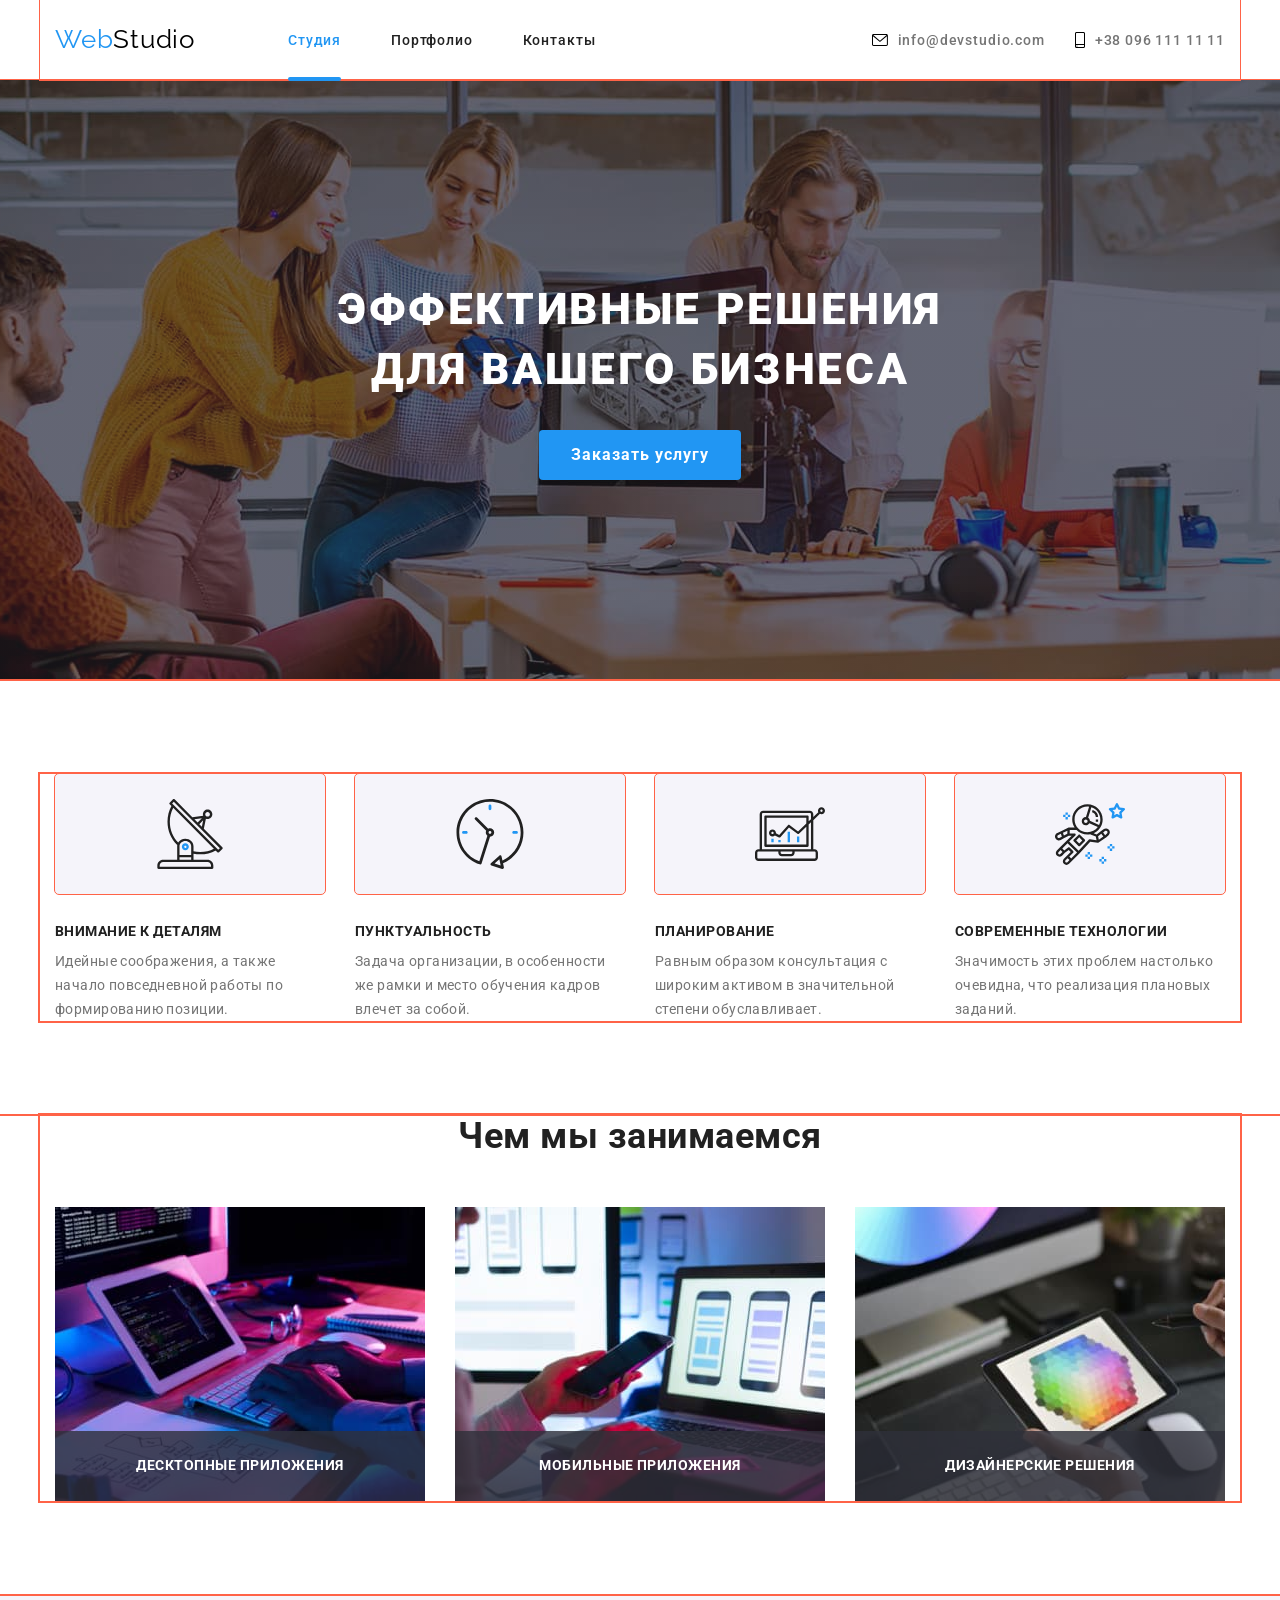
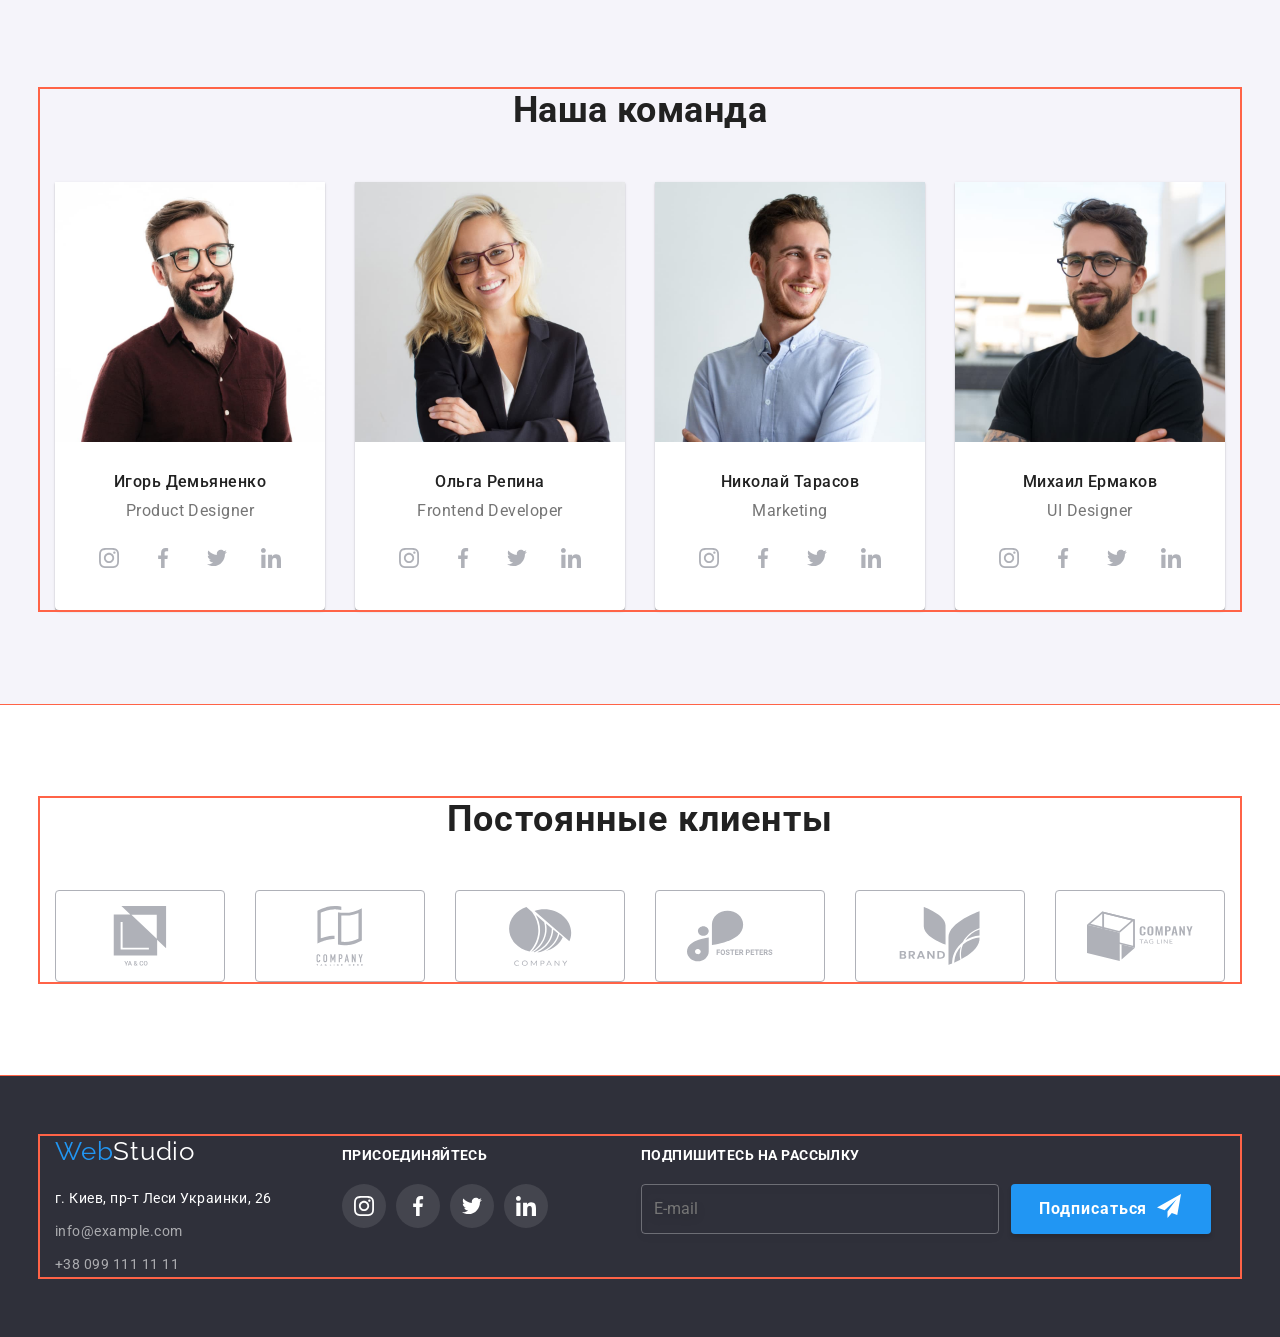
<file: index.html>
<!DOCTYPE html>
<html lang="ru">
<head>
    <meta charset="UTF-8">
    <meta http-equiv="X-UA-Compatible" content="IE=edge">
    <meta name="viewport" content="width=device-width, initial-scale=1.0">
    <title>Главная</title>
    <link rel="stylesheet" href="https://cdnjs.cloudflare.com/ajax/libs/modern-normalize/1.1.0/modern-normalize.min.css" integrity="sha512-wpPYUAdjBVSE4KJnH1VR1HeZfpl1ub8YT/NKx4PuQ5NmX2tKuGu6U/JRp5y+Y8XG2tV+wKQpNHVUX03MfMFn9Q==" crossorigin="anonymous" referrerpolicy="no-referrer" />
    <link rel="preconnect" href="https://fonts.googleapis.com">
    <link rel="preconnect" href="https://fonts.gstatic.com" crossorigin>
    <link href="https://fonts.googleapis.com/css2?family=Raleway:ital,wght@0,700;1,700&family=Roboto:ital,wght@0,400;0,500;0,700;0,900;1,400;1,500;1,700;1,900&display=swap" rel="stylesheet">
    <link rel="stylesheet" href="./css/styles.css">
    <link rel="stylesheet" href="./css/main.min.css">
</head>
<body>
<!---------- шапка сайта ----------->
    <header class="header">
        <div class="container header__container">
            <a href="./index.html" class="logo"><span class="logo--blue">Web</span><span class="logo--black">Studio</span></a>
            <nav class="block-nav">
                <ul class="block-nav__pages">
                    <li class="block-nav__main"><a href="./index.html" class="block-nav__studiya block-nav__studiya--blue">Студия</li>
                    <li class="block-nav__portfolio"><a href="./portfolio.html" class="block-nav__portfolio--link">Портфолио</a></li>
                    <li><a href="#" class="block-nav__contacts">Контакты</a></li>
                </ul>
            </nav>
            <ul class="contact">
                <li class="contact__feedback">
                    <a href="mailto:info@devstudio.com" class="contact__feedback--mail"><svg width="16px" height="12px" class="contact__feedback---evenlope">
                        <use href="./images/svg/sprite.svg#icon-envelope"></use>
                    </svg>info@devstudio.com</a>
                </li>
                <li class="contact__call">
                    <a href="tel:+380961111111" class="contact__call--tel"><svg width="10px" height="16px" class="contact__call--smartphone">
                        <use href="./images/svg/sprite.svg#icon-smartphone"></use>
                    </svg>+38 096 111 11 11</a>
                </li>
            </ul>
        </div>
    </header>
<!----------- main --------------->
    <main>
            <!--Блок Заголовок-->
        <section class="section-title">
            <h1 class="section-title__hero">ЭФФЕКТИВНЫЕ РЕШЕНИЯ ДЛЯ ВАШЕГО БИЗНЕСА</h1>
            <button data-modal-open class="button-main" type="button">Заказать услугу</button>
            <div data-modal class="backdrop is-hidden">
                <div class="modal">
                    <button data-modal-close class="modal-button">
                        <svg width="11px" height="11px">
                            <use href="./images/svg/sprite.svg#icon-xvector"></use>
                        </svg>
                    </button>
                    <p class="modal-data-person">Оставьте свои данные, мы вам перезвоним</p>
                    <form class="modal__window">
                        <div class="modal__field">
                            <label  class="modal__field--name" for="name">Имя</label>
                            <div class="modal__field--box">
                                <input class="modal__field--input" type="text" name="username" autofocus />
                                <svg width="12px" height="12px" class="modal__field--icon">
                                    <use href="./images/svg/sprite.svg#icon-Vector-human"></use>
                                </svg>
                            </div>
                        </div>
                        <div class="modal__field">
                            <label  class="modal__field--name" for="">Телефон</label>
                            <div class="modal__field--box">
                                <input class="modal__field--input" type="tel" name="phone" autofocus />
                                <svg width="13px" height="13px" class="modal__field--icon">
                                    <use href="./images/svg/sprite.svg#icon-Vector-handset"></use>
                                </svg>
                            </div>
                        </div>
                        <div class="modal__field">
                            <label class="modal__field--name" for="">Почта</label>
                            <div class="modal__field--box">
                                <input class="modal__field--input" type="email" name="email" />
                                <svg width="15px" height="12px" class="modal__field--icon">
                                    <use href="./images/svg/sprite.svg#icon-Vector-black-chek"></use>
                                </svg>
                            </div>
                        </div>
                            <label class="modal__field--name" for="">Комментарий</label>
                            <textarea class="modal__field--input modal__field--comments" type="text" name="coments" placeholder="Введите текст" autofocus></textarea>
                                <input class="modal__field--checkbox visually-hidden" type="checkbox" name="privasy" value="true" id="privasy" />
                                <label class="modal__field--check-text" for="privasy">
                                    <span class="modal__field--checkbox-span"></span> 
                                    <span class="modal__field--agreement">Соглашаюсь с рассылкой и принимаю</span>
                                    <a class="modal__field--treaty" href="./index.html">Условия договора</a>
                                </label>
                            <button class="button-main modal__field--button" type="submit">Отправить</button>
                    </form>
                </div>
            </div>
        </section>
            <!-- акценты в работе -->
        <section class="features">
            <div class="container features__container">
                <h2 class="visually-hidden features__title">Наші особливості</h2>
                <ul class="features__list">
                    <li class="features__bloc">
                        <div class="features__bloc--icon">
                            <svg width="70px" height="70px">
                                <use href="./images/svg/sprite.svg#icon-antenna"></use>
                            </svg>
                        </div>
                        <h3 class="features__bloc--name">Внимание к деталям</h3>
                        <p class="features__bloc--text">Идейные соображения, а также начало повседневной работы по формированию позиции.</p>
                    </li>
                    <li class="features__bloc">
                        <div class="features__bloc--icon">
                            <svg width="70px" height="70px">
                                <use href="./images/svg/sprite.svg#icon-clock"></use>
                            </svg>
                        </div>
                        <h3 class="features__bloc--name">Пунктуальность</h3>
                        <p class="features__bloc--text">Задача организации, в особенности же рамки и место обучения кадров влечет за собой.</p>
                    </li>
                    <li class="features__bloc">
                        <div class="features__bloc--icon">
                            <svg width="70px" height="70px">
                                <use href="./images/svg/sprite.svg#icon-diagram"></use>
                            </svg>
                        </div>
                        <h3 class="features__bloc--name">Планирование</h3>
                        <p class="features__bloc--text">Равным образом консультация с широким активом в значительной степени обуславливает.</p>
                    </li>
                    <li class="features__bloc">
                        <div class="features__bloc--icon">
                            <svg width="70px" height="70px">
                                <use href="./images/svg/sprite.svg#icon-astronaut"></use>
                            </svg>
                        </div>
                        <h3 class="features__bloc--name">Современные технологии</h3>
                        <p class="features__bloc--text">Значимость этих проблем настолько очевидна, что реализация плановых заданий.</p>
                    </li>
                </ul>
            </div>
        </section>
            <!-- виды работ -->
        <section class="work">
            <div class="container work__container">
                <h2 class="work__title">Чем мы занимаемся</h2>
                <ul class="work__list">
                    <li class="work__block">
                        <img src="./images/main-jpg-squoosh/box1.jpg" alt="рабочий стол листом А4" width="370">
                        <div class="work__benefits">
                            <p>Десктопные приложения</p>
                        </div>
                    </li>
                    <li class="work__block">
                        <img src="./images/main-jpg-squoosh/box2.jpg" alt="телефон в руке и на мониторе" width="370">
                        <div class="work__benefits">
                            <p>Мобильные приложения</p>
                        </div>
                    </li>
                    <li class="work__block">
                        <img src="./images/main-jpg-squoosh/box3.jpg" alt="цветовая раскладка на планшете" width="370">
                        <div class="work__benefits">
                            <p>Дизайнерские решения</p>
                        </div>
                    </li>
                </ul>
            </div>
        </section>
            <!-- состав команды -->
        <section class="team">
            <div class="container team-container">
                <h2 class="team__title">Наша команда</h2>
                <ul class="team__list">
                    <li class="team__bloc">
                        <img src="./images/main-jpg-squoosh/img-1.jpg" alt="чел в бордовой рубашке" width="270">
                        <div class="team__description">
                            <h3 class="team__bloc--name">Игорь Демьяненко</h3>
                            <p class="team__bloc--speciality">Product Designer</p>
                        </div>
                        <ul class="team__soc--bloc">
                            <li>
                                <a class="team__soc--link" href="#" rel="noopener noreferrer nofollow">
                                    <svg width="20px" height="20px">
                                        <use href="./images/svg/sprite.svg#icon-instagram"></use>
                                    </svg>
                                </a>
                            </li>
                            <li>
                                <a class="team__soc--link" href="#" rel="noopener noreferrer nofollow">
                                    <svg width="20px" height="20px">
                                        <use href="./images/svg/sprite.svg#icon-facebook"></use>
                                    </svg>
                                </a>
                            </li>
                            <li>
                                <a class="team__soc--link" href="#" rel="noopener noreferrer nofollow">
                                    <svg width="20px" height="20px">
                                        <use href="./images/svg/sprite.svg#icon-twitter"></use>
                                    </svg>
                                </a>
                            </li>
                            <li>
                                <a class="team__soc--link" href="#" rel="noopener noreferrer nofollow">
                                    <svg width="20px" height="20px">
                                        <use href="./images/svg/sprite.svg#icon-linkedin"></use>
                                    </svg>
                                </a>
                            </li>
                        </ul>
                    </li>
                    <li class="team__bloc">
                        <img src="./images/main-jpg-squoosh/img-2-2.jpg" alt="блондинка с веснушками" width="270">
                        <div class="team__description">
                            <h3 class="team__bloc--name">Ольга Репина</h3>
                            <p class="team__bloc--speciality">Frontend Developer</p>
                        </div>
                        <ul class="team__soc--bloc">
                            <li>
                                <a class="team__soc--link" href="#" rel="noopener noreferrer nofollow">
                                    <svg width="20px" height="20px">
                                        <use href="./images/svg/sprite.svg#icon-instagram"></use>
                                    </svg>
                                </a>
                            </li>
                            <li>
                                <a class="team__soc--link" href="#" rel="noopener noreferrer nofollow">
                                    <svg width="20px" height="20px">
                                        <use href="./images/svg/sprite.svg#icon-facebook"></use>
                                    </svg>
                                </a>
                            </li>
                            <li>
                                <a class="team__soc--link" href="#" rel="noopener noreferrer nofollow">
                                    <svg width="20px" height="20px">
                                        <use href="./images/svg/sprite.svg#icon-twitter"></use>
                                    </svg>
                                </a>
                            </li>
                            <li>
                                <a class="team__soc--link" href="#" rel="noopener noreferrer nofollow">
                                    <svg width="20px" height="20px">
                                        <use href="./images/svg/sprite.svg#icon-linkedin"></use>
                                    </svg>
                                </a>
                            </li>
                        </ul>
                    </li>
                    <li class="team__bloc">
                        <img src="./images/main-jpg-squoosh/img-3-2.jpg" alt="чел в голубой рубашке" width="270">
                        <div class="team__description">
                            <h3 class="team__bloc--name">Николай Тарасов</h3>
                            <p class="team__bloc--speciality">Marketing</p>
                        </div>
                        <ul class="team__soc--bloc">
                            <li>
                                <a class="team__soc--link" href="#" rel="noopener noreferrer nofollow">
                                    <svg width="20px" height="20px">
                                        <use href="./images/svg/sprite.svg#icon-instagram"></use>
                                    </svg>
                                </a>
                            </li>
                            <li>
                                <a class="team__soc--link" href="#" rel="noopener noreferrer nofollow">
                                    <svg width="20px" height="20px">
                                        <use href="./images/svg/sprite.svg#icon-facebook"></use>
                                    </svg>
                                </a>
                            </li>
                            <li>
                                <a class="team__soc--link" href="#" rel="noopener noreferrer nofollow">
                                    <svg width="20px" height="20px">
                                        <use href="./images/svg/sprite.svg#icon-twitter"></use>
                                    </svg>
                                </a>
                            </li>
                            <li>
                                <a class="team__soc--link" href="#" rel="noopener noreferrer nofollow">
                                    <svg width="20px" height="20px">
                                        <use href="./images/svg/sprite.svg#icon-linkedin"></use>
                                    </svg>
                                </a>
                            </li>
                        </ul>
                    </li>
                    <li class="team__bloc">
                        <img src="./images/main-jpg-squoosh/img-4-2.jpg" alt="чел в черной футболке" width="270">
                        <div class="team__description">
                        <h3 class="team__bloc--name">Михаил Ермаков</h3>
                        <p class="team__bloc--speciality">UI Designer</p>
                        </div>
                        <ul class="team__soc--bloc">
                            <li>
                                <a class="team__soc--link" href="#" rel="noopener noreferrer nofollow">
                                    <svg width="20px" height="20px">
                                        <use href="./images/svg/sprite.svg#icon-instagram"></use>
                                    </svg>
                                </a>
                            </li>
                            <li>
                                <a class="team__soc--link" href="#" rel="noopener noreferrer nofollow">
                                    <svg width="20px" height="20px">
                                        <use href="./images/svg/sprite.svg#icon-facebook"></use>
                                    </svg>
                                </a>
                            </li>
                            <li>
                                <a class="team__soc--link" href="#" rel="noopener noreferrer nofollow">
                                    <svg width="20px" height="20px">
                                        <use href="./images/svg/sprite.svg#icon-twitter"></use>
                                    </svg>
                                </a>
                            </li>
                            <li>
                                <a class="team__soc--link" href="#" rel="noopener noreferrer nofollow">
                                    <svg width="20px" height="20px">
                                        <use href="./images/svg/sprite.svg#icon-linkedin"></use>
                                    </svg>
                                </a>
                            </li>
                        </ul>
                    </li>
                </ul>
            </div>
        </section>
<!-------- Постоянные клиенты --------->
        <section class="clients">
            <div class="container clients__container">
                <h2 class="lients__main">Постоянные клиенты</h2>
                <ul  class="clients__list">
                    <li>
                        <a href="#" rel="noopener noreferrer nofollow" class="clients__link">
                            <svg width="41px" height="47" class="clients__link--company">
                                <use href="./images/svg/sprite.svg#icon-group-1">
                                </use>
                            </svg>
                        </a>
                    </li>
                    <li>
                        <a href="#" rel="noopener noreferrer nofollow" class="clients__link">
                            <svg  width="40px" height="52" class="clients__link--company">
                                <use href="./images/svg/sprite.svg#icon-group-2">
                                </use>
                            </svg>
                        </a>
                    </li>
                    <li><a href="#" rel="noopener noreferrer nofollow" class="clients__link">
                                <svg width="44px" height="41" class="clients__link--company">
                                    <use href="./images/svg/sprite.svg#icon-group-3">
                                    </use>
                                </svg>
                            </a>
                    </li>
                    <li><a href="#" rel="noopener noreferrer nofollow" class="clients__link">
                                <svg width="84px" height="41" class="clients__link--company">
                                    <use href="./images/svg/sprite.svg#icon-group-4">
                                    </use>
                                </svg>
                            </a>
                    </li>
                    <li><a href="#" rel="noopener noreferrer nofollow" class="clients__link">
                                <svg width="63px" height="45" class="clients__link--company">
                                    <use href="./images/svg/sprite.svg#icon-group-5">
                                    </use>
                                </svg>
                            </a>
                    </li>
                    <li><a href="#" rel="noopener noreferrer nofollow" class="clients__link">
                                <svg width="94px" height="44" class="clients__link--company">
                                    <use class="eee" href="./images/svg/sprite.svg#icon-group-6">
                                    </use>
                                </svg>
                            </a>
                    </li>
                </ul>
            </div>
        </section>
    </main>
    <!-- контакты поддержки -->
    <footer class="footer">
        <div class="container footer-container">
            <div class="footer__logo">
                <a href="./index.html" class="logo"><span class="logo--blue">Web</span><span class="logo--white">Studio</span></a>
                <address>
                    <ul class="footer__address">
                        <li><a href="https://goo.gl/maps/CPtrU1FHBa2aNyZL9" target="_blank" rel="noopener noreferrer" class="footer__address--location"> г. Киев, пр-т Леси Украинки, 26</a></li>
                        <li  class="footer__address--mail"><a href="mailto:info@example.com" class="footer__address--mail-send">info@example.com </a></li>
                        <li><a href="tel:+380991111111" class="footer__address--tel">+38 099 111 11 11</a></li>
                    </ul>
                </address>
            </div>
            <div class="connect">
                <h3 class="connect__invitation">Присоединяйтесь</h3>
                <ul class="connect__list">
                    <li class="connect__list--networks">
                        <a class="connect__list--link" href="#" rel="noopener noreferrer nofollow">
                            <svg width="20px" height="20px">
                                <use href="./images/svg/sprite.svg#icon-instagram"></use>
                            </svg>
                        </a>
                    </li>
                    <li class="connect__list--networks">
                        <a class="connect__list--link" href="#" rel="noopener noreferrer nofollow">
                            <svg width="20px" height="20px">
                                <use href="./images/svg/sprite.svg#icon-facebook"></use>
                            </svg>
                        </a>
                    </li>
                    <li class="connect__list--networks">
                        <a class="connect__list--link" href="#" rel="noopener noreferrer nofollow">
                            <svg width="20px" height="20px">
                                <use href="./images/svg/sprite.svg#icon-twitter"></use>
                            </svg>
                        </a>
                    </li>
                    <li class="connect__list--networks">
                        <a class="connect__list--link" href="#" rel="noopener noreferrer nofollow">
                            <svg width="20px" height="20px">
                                <use href="./images/svg/sprite.svg#icon-linkedin"></use>
                            </svg>
                        </a>
                    </li>
                </ul>
            </div>
            <form class="subscription">
                <h3 class="subscription__header">Подпишитесь на рассылку</h3>
                <div class="subscription__block">
                    <input  class="subscription__email" type="text" placeholder="E-mail">
                    <button type="submit" class="subscription__button button-main">Подписаться
                        <svg width="24px" height="24px" class="subscription__icon-send">
                            <use href="./images/svg/sprite.svg#icon-icon-send"></use>
                        </svg>
                    </button>
                </div>
            </form>
        </div>
    </footer>
<script src="./js/modal.js"></script>
</body>
</html>
</file>
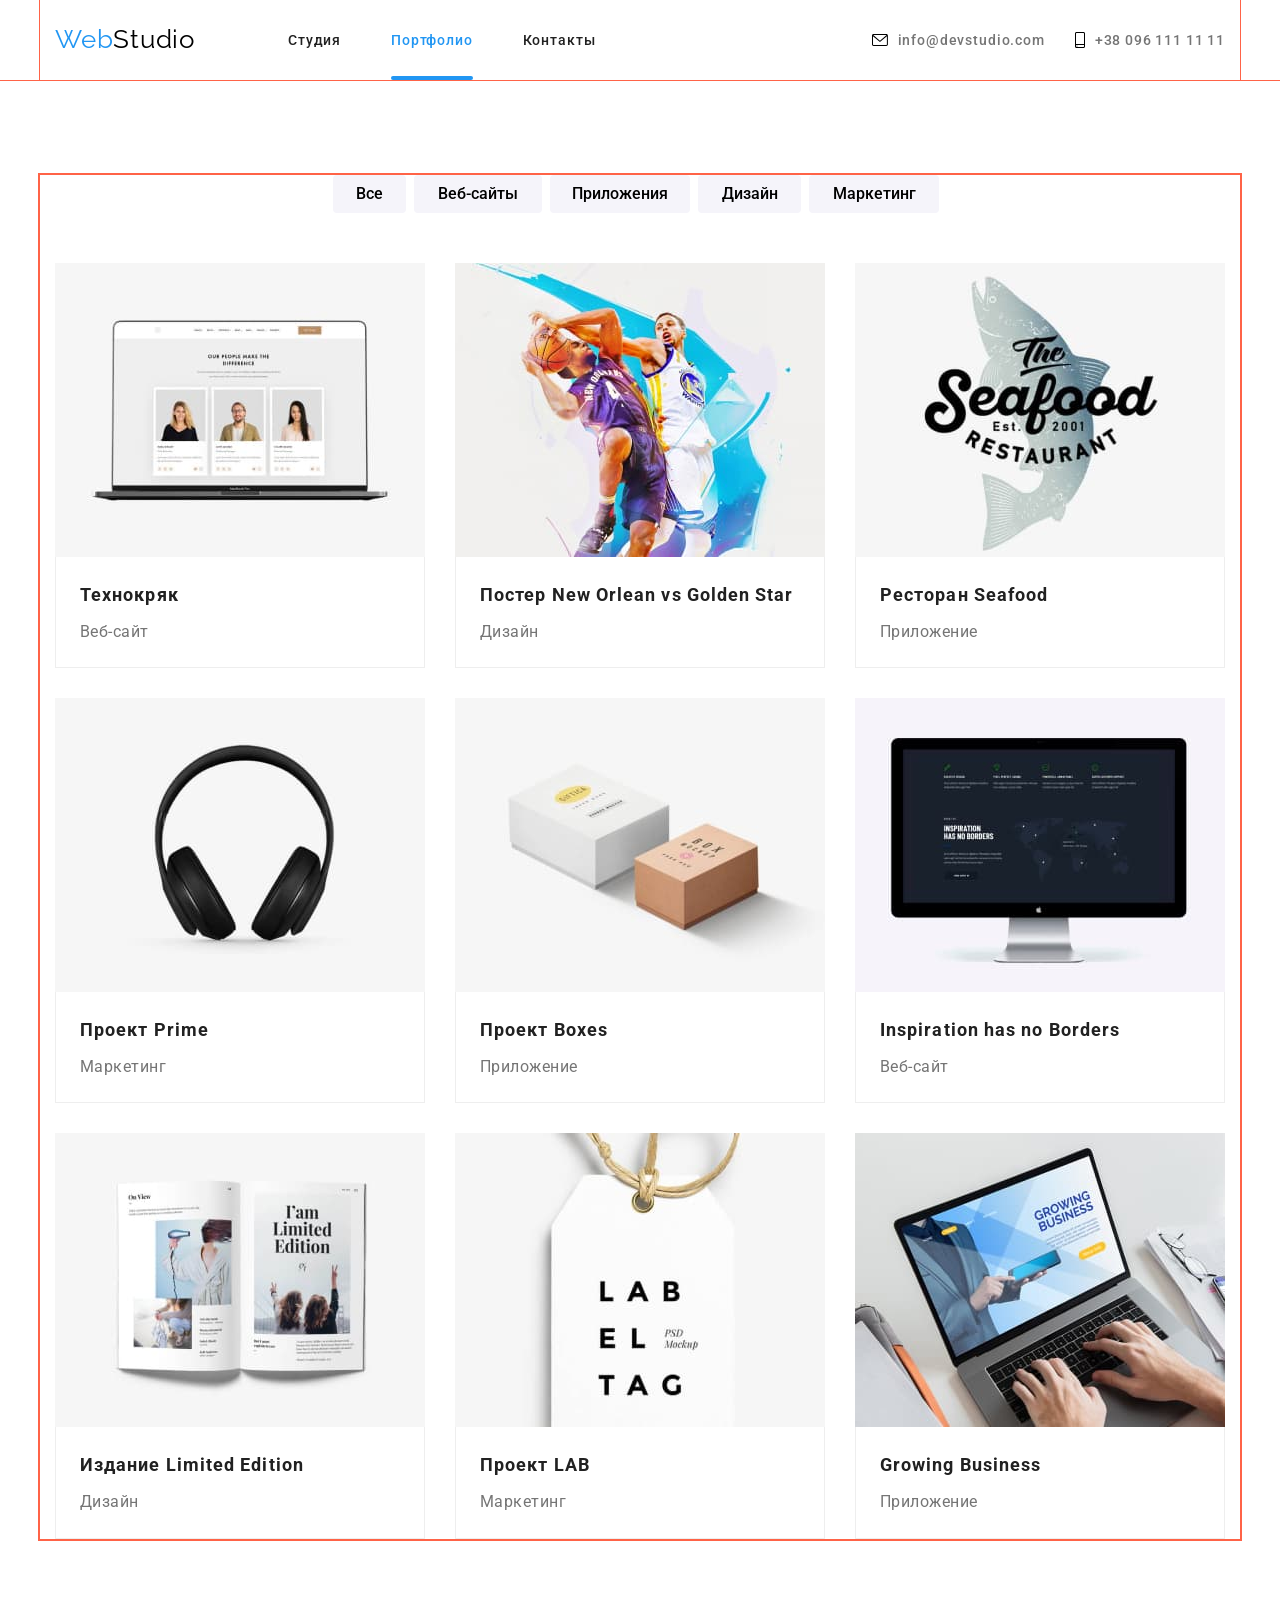
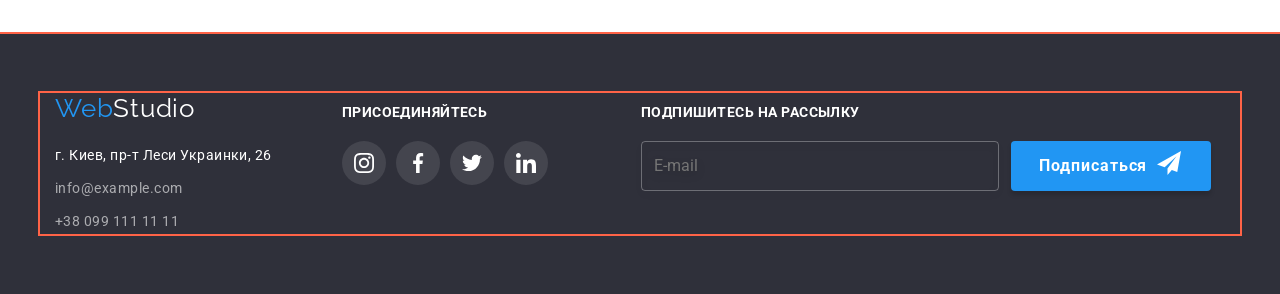
<file: portfolio.html>
<!DOCTYPE html>
<html lang="ru">
<head>
    <meta charset="UTF-8">
    <meta http-equiv="X-UA-Compatible" content="IE=edge">
    <meta name="viewport" content="width=device-width, initial-scale=1.0">
    <title>Портфолио</title>
    <link rel="stylesheet" href="https://cdnjs.cloudflare.com/ajax/libs/modern-normalize/1.1.0/modern-normalize.min.css" integrity="sha512-wpPYUAdjBVSE4KJnH1VR1HeZfpl1ub8YT/NKx4PuQ5NmX2tKuGu6U/JRp5y+Y8XG2tV+wKQpNHVUX03MfMFn9Q==" crossorigin="anonymous" referrerpolicy="no-referrer" />
    <link rel="preconnect" href="https://fonts.googleapis.com">
    <link rel="preconnect" href="https://fonts.gstatic.com" crossorigin>
    <link href="https://fonts.googleapis.com/css2?family=Raleway:ital,wght@0,700;1,700&family=Roboto:ital,wght@0,400;0,500;0,700;0,900;1,400;1,500;1,700;1,900&display=swap" rel="stylesheet">
    <link rel="stylesheet" href="./css/styles.css">
    <link rel="stylesheet" href="./css/main.min.css">
</head>
<body>
    <!-- шапка сайта -->
    <header class="header header__border">
        <div class="container header-container">
            <a href="./index.html" class="logo"><span class="logo--blue">Web</span><span class="logo--black">Studio</span></a>
            <nav class="block-nav">
                <ul class="block-nav__pages">
                    <li><a href="./index.html" class="block-nav__studiya">Студия</a></li>
                    <li class="block-nav__portfolio"><a href="./portfolio.html" class="block-nav__portfolio--strip block-nav__portfolio--link">Портфолио</a></li>
                    <li><a href="#" class="block-nav__contacts">Контакты</a></li>
                </ul>
            </nav>
            <ul class="contact">
                <li class="contact__feedback">
                    <a href="mailto:info@devstudio.com" class="contact__feedback--mail">
                        <svg width="16px" height="12px" class="contact__feedback---evenlope">
                            <use href="./images/svg/sprite.svg#icon-envelope"></use>
                        </svg>info@devstudio.com</a>
                </li>
                <li class="contact__call">
                    <a href="tel:+380961111111" class="contact__call--tel">
                        <svg width="10px" height="16px" class="contact__call--smartphone">
                            <use href="./images/svg/sprite.svg#icon-smartphone"></use>
                        </svg>+38 096 111 11 11</a>
                </li>
            </ul>
        </div>
    </header>
    <main>
        <section class="portfolio">
            <div class="container portfolio__container">
                <h1 class="visually-hidden">Портфолио</h1>
                <ul class="portfolio__button">
                    <li class="portfolio__bloc"><button type="button" class="portfolio__button--all portfolio__button--samble">Все</button></li>
                    <li class="portfolio__bloc"><button type="button" class="portfolio__button--websites portfolio__button--samble">Веб-сайты</button></li>
                    <li class="portfolio__bloc"><button type="button" class="portfolio__button--pps portfolio__button--samble">Приложения</button></li>
                    <li class="portfolio__bloc"><button type="button" class="portfolio__button--design portfolio__button--samble">Дизайн</button></li>
                    <li class="portfolio__bloc"><button type="button" class="portfolio__button--marketing portfolio__button--samble">Маркетинг</button></li>
                </ul>
                <div class="portfolio__main">
                    <ul class="portfolio__list">
                        <li class="portfolio__member">
                            <a href="#" target="_blank" class="portfolio__link">
                                <div class="portfolio__bloc--inside">
                                    <img src="./images/portfolio-jpg-sguoosh/img-6.jpg" alt="3 человека на экране" width="370" class="portfolio__bloc--img">
                                    <p class="portfolio__bloc--window">Ресурс предлагает комплексные предложения с разным уровнем функционала и сервисов. Все это позволит посетителю получить исчерпывающие сведения о компании или частном лице.</p>
                                </div>
                                <div class="portfolio__bloc--text">
                                    <h2 class="portfolio__bloc--title">Технокряк</h2>
                                    <p class="portfolio__bloc--variety">Веб-сайт</p>
                                </div>
                            </a>
                        </li>
                        <li class="portfolio__member">
                            <a href="#" target="_blank" class="portfolio__link">
                                <div class="portfolio__bloc--inside">
                                    <img src="./images/portfolio-jpg-sguoosh/img-7.jpg" alt="Баскетбол" width="370" class="portfolio__bloc--img">
                                    <p class="portfolio__bloc--window">Ресурс предлагает комплексные предложения с разным уровнем функционала и сервисов. Все это
                                        позволит посетителю получить исчерпывающие сведения о компании или частном лице.</p>
                                </div>
                                <div class="portfolio__bloc--text">
                                    <h2 class="portfolio__bloc--title">Постер New Orlean vs Golden Star</h2>
                                    <p class="portfolio__bloc--variety">Дизайн</p>
                                </div>
                            </a>
                        </li>
                        <li class="portfolio__member">
                            <a href="#" target="_blank" class="portfolio__link">
                                <div class="portfolio__bloc--inside">
                                    <img src="./images/portfolio-jpg-sguoosh/img-8.jpg" alt="Ресторан морской еды" width="370" class="portfolio__bloc--img">
                                    <p class="portfolio__bloc--window">Ресурс предлагает комплексные предложения с разным уровнем функционала и сервисов. Все это
                                        позволит посетителю получить исчерпывающие сведения о компании или частном лице.</p>
                                </div>
                                <div class="portfolio__bloc--text">
                                    <h2 class="portfolio__bloc--title">Ресторан Seafood</h2>
                                    <p class="portfolio__bloc--variety">Приложение</p>
                                </div>
                            </a>
                        </li>
                        <li class="portfolio__member">
                            <a href="#" target="_blank" class="portfolio__link">
                                <div class="portfolio__bloc--inside">
                                    <img src="./images/portfolio-jpg-sguoosh/img-9.jpg" alt="наушники" width="370" class="portfolio__bloc--img">
                                    <p class="portfolio__bloc--window">Ресурс предлагает комплексные предложения с разным уровнем функционала и сервисов. Все это
                                        позволит посетителю получить исчерпывающие сведения о компании или частном лице.</p>
                                </div>
                                <div class="portfolio__bloc--text">
                                    <h2 class="portfolio__bloc--title">Проект Prime</h2>
                                    <p class="portfolio__bloc--variety">Маркетинг</p>
                                </div>
                            </a>
                        </li>
                        <li class="portfolio__member">
                            <a href="#" target="_blank" class="portfolio__link">
                                <div class="portfolio__bloc--inside">
                                    <img src="./images/portfolio-jpg-sguoosh/img-10.jpg" alt="2 коробки" width="370" class="portfolio__bloc--img">
                                    <p class="portfolio__bloc--window">Ресурс предлагает комплексные предложения с разным уровнем функционала и сервисов. Все это
                                        позволит посетителю получить исчерпывающие сведения о компании или частном лице.</p>
                                </div>
                                <div class="portfolio__bloc--text">
                                    <h2 class="portfolio__bloc--title">Проект Boxes</h2>
                                    <p class="portfolio__bloc--variety">Приложение</p>
                                </div>
                            </a>
                        </li>
                        <li class="portfolio__member">
                            <a href="#" target="_blank" class="portfolio__link">
                                <div class="portfolio__bloc--inside">
                                    <img src="./images/portfolio-jpg-sguoosh/img-11.jpg" alt="IMac" width="370" class="portfolio__bloc--img">
                                    <p class="portfolio__bloc--window">Ресурс предлагает комплексные предложения с разным уровнем функционала и сервисов. Все это
                                        позволит посетителю получить исчерпывающие сведения о компании или частном лице.</p>
                                </div>
                                <div class="portfolio__bloc--text">
                                    <h2 class="portfolio__bloc--title">Inspiration has no Borders</h2>
                                    <p class="portfolio__bloc--variety">Веб-сайт</p>
                                </div>
                            </a>
                        </li>
                        <li class="portfolio__member">
                            <a href="#" target="_blank" class="portfolio__link">
                                <div class="portfolio__bloc--inside">
                                    <img src="./images/portfolio-jpg-sguoosh/img-12.jpg" alt="book" width="370" class="portfolio__bloc--img">
                                    <p class="portfolio__bloc--window">Ресурс предлагает комплексные предложения с разным уровнем функционала и сервисов. Все это
                                        позволит посетителю получить исчерпывающие сведения о компании или частном лице.</p>
                                </div>
                                <div class="portfolio__bloc--text">
                                    <h2 class="portfolio__bloc--title">Издание Limited Edition</h2>
                                    <p class="portfolio__bloc--variety">Дизайн</p>
                                </div>
                            </a>
                        </li>
                        <li class="portfolio__member">
                            <a href="#" target="_blank" class="portfolio__link">
                                <div class="portfolio__bloc--inside">
                                    <img src="./images/portfolio-jpg-sguoosh/img-13.jpg" alt="этикетка" width="370" class="portfolio__bloc--img">
                                    <p class="portfolio__bloc--window">Ресурс предлагает комплексные предложения с разным уровнем функционала и сервисов. Все это
                                        позволит посетителю получить исчерпывающие сведения о компании или частном лице.</p>
                                </div>
                                <div class="portfolio__bloc--text">
                                    <h2 class="portfolio__bloc--title">Проект LAB</h2>
                                    <p class="portfolio__bloc--variety">Маркетинг</p>
                                </div>
                            </a>
                        </li>
                        <li class="portfolio__member">
                            <a href="#" target="_blank" class="portfolio__link">
                                <div class="portfolio__bloc--inside">
                                    <img src="./images/portfolio-jpg-sguoosh/img-14.jpg" alt="макбук и 2 руки" width="370" class="portfolio__bloc--img">
                                    <p class="portfolio__bloc--window">Ресурс предлагает комплексные предложения с разным уровнем функционала и сервисов. Все это
                                        позволит посетителю получить исчерпывающие сведения о компании или частном лице.</p>
                                </div>
                                <div class="portfolio__bloc--text">
                                    <h2 class="portfolio__bloc--title">Growing Business</h2>
                                    <p class="portfolio__bloc--variety">Приложение</p>
                                </div>
                            </a>
                        </li>
                    </ul>
                </div>
            </div>
        </section>
    </main>
    <!-- контакты поддержки -->
        <footer class="footer">
            <div class="container footer-container">
                <div class="footer__logo">
                    <a href="./index.html" class="logo"><span class="logo--blue">Web</span><span
                            class="logo--white">Studio</span></a>
                    <address>
                        <ul class="footer__address">
                            <li><a href="https://goo.gl/maps/CPtrU1FHBa2aNyZL9" target="_blank" rel="noopener noreferrer"
                                    class="footer__address--location"> г. Киев, пр-т Леси Украинки, 26</a></li>
                            <li class="footer__address--mail"><a href="mailto:info@example.com"
                                    class="footer__address--mail-send">info@example.com </a></li>
                            <li><a href="tel:+380991111111" class="footer__address--tel">+38 099 111 11 11</a></li>
                        </ul>
                    </address>
                </div>
                <div class="connect">
                    <h3 class="connect__invitation">Присоединяйтесь</h3>
                    <ul class="connect__list">
                        <li class="connect__list--networks">
                            <a class="connect__list--link" href="#" rel="noopener noreferrer nofollow">
                                <svg width="20px" height="20px">
                                    <use href="./images/svg/sprite.svg#icon-instagram"></use>
                                </svg>
                            </a>
                        </li>
                        <li class="connect__list--networks">
                            <a class="connect__list--link" href="#" rel="noopener noreferrer nofollow">
                                <svg width="20px" height="20px">
                                    <use href="./images/svg/sprite.svg#icon-facebook"></use>
                                </svg>
                            </a>
                        </li>
                        <li class="connect__list--networks">
                            <a class="connect__list--link" href="#" rel="noopener noreferrer nofollow">
                                <svg width="20px" height="20px">
                                    <use href="./images/svg/sprite.svg#icon-twitter"></use>
                                </svg>
                            </a>
                        </li>
                        <li class="connect__list--networks">
                            <a class="connect__list--link" href="#" rel="noopener noreferrer nofollow">
                                <svg width="20px" height="20px">
                                    <use href="./images/svg/sprite.svg#icon-linkedin"></use>
                                </svg>
                            </a>
                        </li>
                    </ul>
                </div>
                <form class="subscription">
                    <h3 class="subscription__header">Подпишитесь на рассылку</h3>
                    <div class="subscription__block">
                        <input class="subscription__email" type="text" placeholder="E-mail">
                        <button type="submit" class="subscription__button button-main">Подписаться
                            <svg width="24px" height="24px" class="subscription__icon-send">
                                <use href="./images/svg/sprite.svg#icon-icon-send"></use>
                            </svg>
                        </button>
                    </div>
                </form>
            </div>
        </footer>
</body>
</html>
</file>
<file: css/styles.css>
html {
    box-sizing: border-box;
}

*,
*::before,
*::after {
    box-sizing: inherit;
}

body {
    margin: 0;
    
    background-color: var(--font-сolor-white);
    color: var(--font-сolor-black-p);
    font-family: Roboto, sans-serif;
    letter-spacing: var(--letter-spacing-m)

    /* font-family: 'Raleway', sans-serif; */
}

ul, ol {
    list-style: none;
    padding: 0;
    margin: 0;
}

a {
    text-decoration: none;
    color: currentColor;
}

button {
    font-family: inherit;
    cursor: pointer;
}

h1,
h2,
h3,
h4,
h5,
h6,
p {
    margin: 0;
}

img {
    display: block;
    max-width: 100%;
    height: auto;
}

button {
    cursor: pointer;
}

.visually-hidden {
    position: absolute;
    white-space: nowrap;
    width: 1px;
    height: 1px;
    overflow: hidden;
    border: 0;
    padding: 0;
    clip: rect(0 0 0 0);
    clip-path: inset(50%);
    margin: -1px;
}

:root {
    --background-button-main: #188CE8;
    --background-color-white: #FFFFFF;
    --background-color-black: #2F303A;
    --background-color-grey: #F5F4FA;
    --background-color-blue: #2196F3;
    --font-сolor-blue: #2196F3;
    --font-сolor-black-logo: #000000;
    --font-сolor-white: #FFFFFF;
    --font-сolor-black-p: #757575;
    --font-сolor-black-other: #212121;
    --font-color-border: #ECECEC;
    --font-color-footer-mail-tel: rgba(255, 255, 255, 0.6);
    --letter-spacing-s: 0.02em;
    --letter-spacing-m: 0.03em;
    --letter-spacing-l: 0.06em;
}

.button-main {
    text-align: center;
    margin-top: 30px;
    padding: 10px 32px;
    display: inline-block;
    border: none;
    box-shadow: 0px 4px 4px rgba(0, 0, 0, 0.15);
    border-radius: 4px;

    background: var(--background-color-blue);
    color: var(--font-сolor-white);
    font-weight: 700;
    font-size: 16px;
    line-height: 1.88;
    min-width: 200px;
    letter-spacing: var(--letter-spacing-l);
}

.button-main:hover,
.button-main:focus {
    box-shadow: 0px 4px 4px rgba(0, 0, 0, 0.15);
    border-radius: 4px;
    
    background: var(--background-button-main);
    transition: 250ms cubic-bezier(0.4, 0, 0.2, 1);
}
    
.container {
    margin-left: auto;
    margin-right: auto;

    width: 1200px;
    padding-left: 15px;
    padding-right: 15px;
    outline: 2px solid tomato;
}

/*---------- Header-------------- */

.header > .container {
    outline: 1px solid tomato;

    display: flex;
    align-items: center;
    height: 80px;
}

.header__border {
    border-bottom: 1px solid var(--font-color-border);
}

/* ---------Logo------------ */

.logo {
    font-size: 26px;
    line-height: 1.2;
    padding-top: 24px;
    padding-bottom: 25px;
}

.logo--blue {
    color: var(--font-сolor-blue);
    font-family: Raleway, sans-serif;
    letter-spacing: var(--letter-spacing-m);
}

.logo--black {
    color: var(--font-сolor-black-logo);
    font-family: Raleway, sans-serif;
    letter-spacing: var(--letter-spacing-m);
}

.logo--white {
    color: var(--font-сolor-white);
    font-family: Raleway, sans-serif;
    letter-spacing: var(--letter-spacing-m);
}

.block-nav__main {
    position: relative;
}

.block-nav__main::after {
    content: "";
    position: absolute;
    width: 100%;
    height: 4px;

    display: block;

    background: var(--background-color-blue);
    border-radius: 2px;

    margin-top: 28px;
}

.block-nav__portfolio--strip {
    position: relative;
}

.block-nav__portfolio--strip::after {
    content: "";
    position: absolute;
    width: 100%;
    height: 4px;
        
    display: block;
        
    background: var(--background-color-blue);
    border-radius: 2px;
        
    margin-top: 28px;
}

/*------ Nav ---------*/

.block-nav {
    margin-left: 93px;
}

.block-nav__studiya,
.block-nav__portfolio--link,
.block-nav__contacts {
    color: var(--font-сolor-black-other);
    padding-top: 32px;
    padding-bottom: 32px;
    transition: 250ms cubic-bezier(0.4, 0, 0.2, 1);
}

.block-nav__pages .block-nav__studiya:hover, 
.block-nav__pages .block-nav__studiya:focus,
.block-nav__pages .block-nav__portfolio--link:hover,
.block-nav__pages .block-nav__portfolio--link:focus,
.block-nav__pages .block-nav__contacts:hover, 
.block-nav__pages .block-nav__contacts:focus {
    color: var(--font-сolor-blue);
}

.block-nav__studiya--blue,
.block-nav__portfolio--strip {
    color: var(--font-сolor-blue);
}

.block-nav__pages,
.contact {
    padding: 0;
    margin: 0;
    display: flex;
    justify-content: center;
    align-items: center;
}

.block-nav__studiya,
.block-nav__portfolio--link, 
.block-nav__contacts, 
.contact__feedback--mail, 
.contact__call--tel {
    font-weight: 500;
    font-size: 14px;
    line-height: 1.15;
    letter-spacing: var(--letter-spacing-l);
}

.contact {
    color: var(--font-сolor-black-p);
}

.contact__call--tel {
    margin-left: 30px;
    padding-bottom: 32px;
    padding-top: 32px;
}

.contact__feedback {
    padding-bottom: 32px;
    padding-top: 32px;
}

.contact {
    margin-left: auto;
}

.contact__feedback--mail, .contact__call--tel {
    display: flex;
    align-items: center;
    transition: 250ms cubic-bezier(0.4, 0, 0.2, 1);
}

.contact__feedback--mail:hover,
.contact__feedback--mail:focus,
.contact__call--tel:hover,
.contact__call--tel:focus {
    color: var(--background-button-main);
}

.contact__feedback--mail:hover .contact__feedback---evenlope,
.contact__feedback--mail:focus .contact__feedback---evenlope,
.contact__call--tel:hover .contact__call--smartphone,
.contact__call--tel:focus .contact__call--smartphone {
    fill: var(--background-button-main);
}

.contact__feedback---evenlope,
.contact__call--smartphone {
    margin-right: 10px;
    display: block;
    transition: 250ms cubic-bezier(0.4, 0, 0.2, 1);
}

.block-nav__portfolio {
    display: flex;
    align-items: center;
    margin-left: 50px;
    margin-right: 50px;
}

/* ------------MAIN--------------- */

/* Блок Заголовок */

.section-title {
    text-align: center;
    padding-top: 200px;
    padding-bottom: 200px;
    margin-left: auto;
    margin-right: auto;

    background-color: var(--background-color-black);
    background-image: linear-gradient(to right, rgba(47, 48, 58, 0.4), rgba(47, 48, 58, 0.4)), url(../images/main-jpg-squoosh/Img-6-2.jpg);
    max-width: 1600px;
    min-height: 600px;
    background-position: center;
    background-repeat: no-repeat;

    outline: 1px solid tomato;
}

.section-title__hero {
    max-width: 696px;
    color: var(--font-сolor-white);
    font-weight: 900;
    font-size: 44px;
    line-height: 1.36;
    letter-spacing: var(--letter-spacing-l);

    margin: 0 auto;

}

/* -------Модалньое окно ----------*/

.backdrop {
    position: fixed;
    top: 0;
    left: 0;
    width: 100%;
    height: 100%;
    background-color: rgba(142, 142, 142, 0.5);
    transition: 250ms cubic-bezier(0.4, 0, 0.2, 1);

    z-index: 1;
}

.backdrop.is-hidden {
    opacity: 0;
    pointer-events: none;
}

.modal {
    position: absolute;
    top: 50%;
    left: 50%;
    transform: translate(-50%, -50%);

    width: 528px;
    height: 581px;

    background-color: var(--background-color-white);
    box-shadow: 0px 1px 3px rgba(0, 0, 0, 0.12), 0px 1px 1px rgba(0, 0, 0, 0.14), 0px 2px 1px rgba(0, 0, 0, 0.2);
    border-radius: 4px;

    padding: 40px;
    text-align: end;
}

.modal-button {
    width: 30px;
    height: 30px;
    background: var(--background-color-white);
    border: 1px solid rgba(0, 0, 0, 0.1);
    border-radius: 50%;
    position: absolute;
    top: 8px;
    right: 8px;
}

.modal-button:hover {
    fill: var(--font-сolor-blue);
}

.modal-data-person {
    font-weight: 700;
    font-size: 20px;
    line-height: 1.15;
    
    color: var(--font-сolor-black-other);
    text-align: center;
    margin-bottom: 12px;
}

.modal__window {
    display: flex;
    flex-direction: column;
}

.modal__field {
    display: flex;
    flex-direction: column;
    margin-bottom: 10px;
}

.modal__field--name {
    font-weight: 400;
    font-size: 12px;
    line-height: 1.17;
    letter-spacing: 0.01em;
    
    color: var(--font-сolor-black-p);

    margin-bottom: 4px;
    text-align: start;
}

.modal__field--box {
    position: relative;
}

.modal__field--input:hover + .modal__field--icon,
.modal__field--input:focus + .modal__field--icon {
    fill: var(--font-сolor-blue);
}

.modal__field--icon {
    position: absolute;
    left: 12px;
    top: 50%;
    transform: translateY(-50%);
}

.modal__field--input {
    padding: 11px 30px;
    width: 100%;
    height: 40px;
    
    border: 1px solid rgba(33, 33, 33, 0.2);
    border-radius: 4px;
    
}

.modal__field--check-text {
    display: flex;
    align-items: center;
}

.modal__field--input:hover {
    border: 1px solid var(--font-сolor-blue);
    border-radius: 4px;
}

.modal__field--comments {
    height: 120px;
    padding: 12px;
    margin-bottom: 20px;

    font-weight: 400;
    font-size: 12px;
    line-height: 1.17;
    letter-spacing: 0.01em;
    
    color: rgba(117, 117, 117, 0.5);
    resize: none;
}

.modal__field--comments::placeholder {
    font-weight: 400;
    font-size: 14px;
    line-height: 1.17;
    letter-spacing: 0.01em;
    
    color: rgba(117, 117, 117, 0.5);
}

.modal__field--agreement {
    display: inline-block;
}

.modal__field--treaty {
    text-decoration-line: underline;
    
    color: var(--font-сolor-blue);

    display: inline-block;
}

.modal__field--checkbox:checked + .modal__field--check-text .modal__field--checkbox-span {
    background-color: var(--background-color-blue);
    background-image: url(../images/svg/Vector-2.svg);
    background-position: center;
    background-repeat: no-repeat;
    border: transparent;
}

.modal__field--check-text {
    font-weight: 400;
    font-size: 14px;
    line-height: 1.71;
    letter-spacing: 0.03em;
    
    color: #757575;
}

.modal__field--checkbox-span {
    display: inline-block;
    width: 16px;
    height: 15px;
    border-radius: 4px;
    border: 2px var(--font-сolor-black-other) solid;
    margin-right: 7px;
}

.modal__field--button {
    width: 200px;
    height: 50px;
    margin-left: auto;
    margin-right: auto;
}


/* акценты в работе */

.features {
    padding-top: 94px;
    padding-bottom: 94px;

    outline: 1px solid tomato;
}

.features__list {
    padding-left: 0;
    display: flex;
}

.features__bloc {
    width: 300px;
    margin-right: 30px;
}

.features__bloc--icon {
    margin-bottom: 30px;
    height: 120px;
    outline: 1px solid tomato;
    border-radius: 4px;
    background-color: var(--background-color-grey);
    display: flex;
    justify-content: center;
    align-items: center;
}

.features__bloc:last-child {
    margin-right: 0;
}

.features__title,
.features__list {
    margin-top: 0;
    margin-bottom: 0;
}

.features__bloc--name {
    margin-bottom: 10px;
    margin-top: 0;

    color: var(--font-сolor-black-other);
    text-transform: uppercase;
    font-weight: 700;
    font-size: 14px;
    line-height: 1.14;
}

.features__bloc--text {
    margin-bottom: 0;
    margin-top: 0;

    font-weight: 400;
    font-size: 14px;
    line-height: 1.7;
    letter-spacing: 0.03em;
}


/* виды работ */

.work {
    outline: 1px solid tomato;

    padding-bottom: 94px;
}

.work__title {
    margin-top: 0;
    margin-bottom: 50px;
    text-align: center;

    color: var(--font-сolor-black-other);
    font-weight: 700;
    font-size: 36px;
    line-height: 1.17;
}

.work__list {
    margin-top: 0;
    margin-bottom: 0;
    padding-left: 0;
    display: flex;
    gap: 30px;
}

.work__block {
    position: relative;
}

.work__benefits {
    position: absolute;
    bottom: 0;

    width: 370px;
    height: 70px;

    font-weight: 700;
    font-size: 14px;
    line-height: 1.14;
    text-align: center;
    text-transform: uppercase;
    background: rgba(47, 48, 58, 0.8);
    color: var(--font-сolor-white);

    padding: 27px 0 27px;
}

/* состав команды */
.team {
    background-color: var(--background-color-grey);
    padding-top: 94px;
    padding-bottom: 94px;

    outline: 1px solid tomato;
}

.team__list {
    gap: 30px;
}

.team__bloc {
    box-shadow: 0px 1px 3px rgba(0, 0, 0, 0.12), 0px 1px 1px rgba(0, 0, 0, 0.14), 0px 2px 1px rgba(0, 0, 0, 0.2);
    border-radius: 0px 0px 4px 4px;

    background-color: var(--background-color-white);
    padding-bottom: 30px;
}

.team__description {
    padding-top: 30px;
    padding-bottom: 16px;
}

.team__title {
    text-align: center;
    margin-top: 0;
    margin-bottom: 0;
    margin-bottom: 50px;

    color: var(--font-сolor-black-other);
    font-weight: 700;
    font-size: 36px;
    line-height: 1.17;
}

.team__list {
    margin-top: 0;
    margin-bottom: 0;
    padding-left: 0;
    display: flex;
}

.team__bloc--name {
    margin-top: 0;
    margin-bottom: 10px;
    text-align: center;

    color: var(--font-сolor-black-other);
    font-weight: 500;
    font-size: 16px;
    line-height: 1.19;
}

.team__bloc--speciality {
    margin-top: 0px;
    margin-bottom: 0px;
    text-align: center;

    font-weight: 400;
    font-size: 16px;
    line-height: 1.19;
}


/* Команда социальные сети */

.team__soc--bloc {
    display: flex;
    text-align: center;
    justify-content: space-between;
    padding-left: 32px;
    padding-right: 32px;
}

.team__soc--link {
    display: flex;
    width: 44px;
    height: 44px;
    align-items: center;
    justify-content: center;
    border-radius: 50%;
    fill: #AFB1B8;
    transition: 250ms cubic-bezier(0.4, 0, 0.2, 1);
}

.team__soc--link:hover,
.team__soc--link:focus {
background-color: var(--background-color-blue);
fill: var(--font-сolor-white);

}

/* --------Постоянные клиенты---------- */

.clients {
    padding-top: 94px;
    padding-bottom: 94px;
}

.lients__main {
    margin-bottom: 50px;
    display: block;

    font-weight: 700;
    font-size: 36px;
    line-height: 1.17;
    text-align: center;
    letter-spacing: 0.03em;
    color: var(--font-сolor-black-other);
}

.clients__list{
    margin-top: 0;
    margin-bottom: 0;
    display: flex;
    justify-content: space-between;
}

.clients__link:hover .name-company,
.clients__link:focus .name-company {
    fill: var(--font-сolor-blue);
    transition: 250ms cubic-bezier(0.4, 0, 0.2, 1);
}
    
.clients__link {
    color: #AFB1B8;
    display: flex;
    align-items: center;
    justify-content: center;
    width: 170px;
    height: 92px;
    border: 1px solid #AFB1B8;
    border-radius: 4px;
}

.clients__link:hover,
.clients__link:focus {
    border: 1px solid #2196F3;
    
}

.clients__link--company {
    width: 106px;
    height: 60px;
    fill: #AFB1B8;
}

/* контакты поддержки */

.footer {
    background-color: var(--background-color-black);

    outline: 1px solid tomato;
    padding-top: 60px;
    padding-bottom: 60px;
}

.footer-container {
    display: flex;
}

.footer__logo {
    margin-right: 70px;
}

.footer__address--location {
    color: var(--font-сolor-white);
    font-weight: 400;
    font-size: 14px;
    line-height: 1.71;
    font-style: normal;
}

.footer__address--mail {
    margin-top: 9px;
    margin-bottom: 9px;
}

.footer__address--mail-send,
.footer__address--tel {
    color: var(--font-color-footer-mail-tel);
    font-weight: 400;
    font-size: 14px;
    line-height: 1.71;
    font-style: normal;
    transition: 250ms cubic-bezier(0.4, 0, 0.2, 1);
}

.footer__address--mail-send:hover,
.footer__address--mail-send:focus {
    color: var(--font-сolor-blue);
    
}

.footer__address--tel:hover,
.footer__address--tel:focus {
    color: var(--font-сolor-blue);
}

.footer-container {
    display: flex;
}

.footer__address {
    margin-top: 0;
    margin-bottom: 0;
    padding-left: 0;
    margin-top: 20px;
}

.connect {
    padding-top: 12px;
    margin-right: 93px;
}

.connect__invitation {
    margin-top: 0;
    margin-bottom: 20px;

    font-size: 14px;
    line-height: 1.14;
    letter-spacing: 0.03em;
    text-transform: uppercase;
    
    color: var(--font-сolor-white)
}

.connect__list {
    display: flex;
    gap: 10px;
}

.connect__list--link {
    display: flex;
    width: 44px;
    height: 44px;
    align-items: center;
    justify-content: center;
    border-radius: 50%;
    fill: var(--font-сolor-white);
    background-color:  rgba(255, 255, 255, 0.1);
    transition: 250ms cubic-bezier(0.4, 0, 0.2, 1);
}

.connect__list--link:hover,
.connect__list--link:focus {
    background-color: var(--background-color-blue);
    
}


.subscription {
    padding-top: 12px;
}

.subscription__header {
    font-weight: 700;
    font-size: 14px;
    line-height: 1.14;
    text-transform: uppercase;
    
    color: var(--font-сolor-white);

    margin-bottom: 20px;
}

.subscription__block {
    display: flex;
    align-items: center;
}

.subscription__email {
    font-weight: 400;
    font-size: 16px;
    line-height: 1.25;

    display: flex;
    align-items: center;
    
    color: rgba(255, 255, 255, 0.6);
    background-color: transparent;

    width: 358px;
    height: 50px;
    
    border: 1px solid rgba(255, 255, 255, 0.3);
    filter: drop-shadow(0px 4px 4px rgba(0, 0, 0, 0.15));
    border-radius: 4px;
    padding-left: 12px;
    margin-right: 12px;

}

.subscription__button {
    margin: 0 auto;
    display: flex;
    padding: 10px 28px;
    width: 200px;
    height: 50px;
}

.subscription__icon-send {
    margin-left: 10px;
}


/* ------------Portfolio.html ---------------*/

.portfolio {
    outline: 1px solid tomato;

    padding-top: 94px;
    padding-bottom: 94px;
}

.portfolio__button {
    margin-bottom: 50px;
    margin-top: 0;
    padding-left: 0;
    display: flex;
    justify-content: center;
}

.portfolio__bloc {
    margin-right: 8px;
}

.portfolio__button--all:hover,
.portfolio__button--websites:hover,
.portfolio__button--apps:hover,
.portfolio__button--design:hover,
.portfolio__button--marketing:hover {
    box-shadow: 0px 3px 1px rgba(0, 0, 0, 0.1), 0px 1px 2px rgba(0, 0, 0, 0.08), 0px 2px 2px rgba(0, 0, 0, 0.12);
    color: var(--font-сolor-white);
    background-color: var(--background-color-blue);
    
}

.portfolio__button--all:focus,
.portfolio__button--websites:focus,
.portfolio__button--apps:focus,
.portfolio__button--design:focus,
.portfolio__button--marketing:focus {
    box-shadow: 0px 3px 1px rgba(0, 0, 0, 0.1), 0px 1px 2px rgba(0, 0, 0, 0.08), 0px 2px 2px rgba(0, 0, 0, 0.12);
    color: var(--font-сolor-white);
    background-color: var(--background-color-blue);
    transition: 250ms cubic-bezier(0.4, 0, 0.2, 1);
}

.portfolio__button--all {
    min-width: 73px;
    transition: 250ms cubic-bezier(0.4, 0, 0.2, 1);
}

.portfolio__button--websites {
    min-width: 128px;
    transition: 250ms cubic-bezier(0.4, 0, 0.2, 1);
}

.portfolio__button--apps {
    min-width: 145px;
    transition: 250ms cubic-bezier(0.4, 0, 0.2, 1);
}

.portfolio__button--design {
    min-width: 103px;
    transition: 250ms cubic-bezier(0.4, 0, 0.2, 1);
}

.portfolio__button--marketing {
    min-width: 130px;
    transition: 250ms cubic-bezier(0.4, 0, 0.2, 1);
}

.portfolio__button--samble {
    border: none;
    border-radius: 4px;
    text-align: center;
    padding: 6px 22px;
    display: inline-block;

    background-color: var(--background-color-grey);
    font-weight: 500;
    font-size: 16px;
    line-height: 1.6;
}

.portfolio__list {
    margin-top: 0;
    margin-bottom: 0;
    padding-left: 0;
    display: flex;
    flex-wrap: wrap;
}

.portfolio__member {
    margin-right: 30px;
    margin-bottom: 30px;
}

.portfolio__member:hover,
.portfolio__member:focus {
    background: #FFFFFF;
    box-shadow: 0px 1px 1px rgba(0, 0, 0, 0.12), 0px 4px 4px rgba(0, 0, 0, 0.06), 1px 4px 6px rgba(0, 0, 0, 0.16);
}

.portfolio__member:nth-child(3n) {
    margin-right: 0px;
}

.portfolio__member:nth-last-child(-n+3) {
    margin-bottom: 0px;
}

.portfolio__link:focus .portfolio__bloc--window {
    transform: translateY(0%);
}

.portfolio__bloc--inside {
    position: relative;
    overflow: hidden;
}

.portfolio__bloc--inside:hover .portfolio__bloc--window {
    transform: translateY(0%);
}

.portfolio__bloc--img {
    display: block;
}

.portfolio__bloc--window {
    position: absolute;
    top: 0;
    left: 0;

    font-size: 18px;
    line-height: 1.56;
    letter-spacing: var(--letter-spacing-m);
    color: var(--font-сolor-white);

    min-height: 294px;
    padding: 63px 24px;
    background-color: rgba(33, 150, 243, 0.9);

    transform: translateY(100%);
    transition: 250ms cubic-bezier(0.4, 0, 0.2, 1);
}

.portfolio__bloc--text {
    border: 1px solid #EEEEEE;
    border-top: none;
    padding: 20px 24px;
}

.portfolio__bloc--title {
    margin-top: 0;
    margin-bottom: 0;

    color: var(--font-сolor-black-other);
    font-weight: 700;
    font-size: 18px;
    line-height: 2;
    letter-spacing: var(--letter-spacing-l);
}

.portfolio__bloc--variety {
    color: var(--font-сolor-black-p);
    font-weight: 400;
    font-size: 16px;
    line-height: 1.9;
    margin-top: 4px;
    margin-bottom: 0;
}
</file>
<file: css/main.min.css>
/*# sourceMappingURL=main.min.css.map */
</file>
